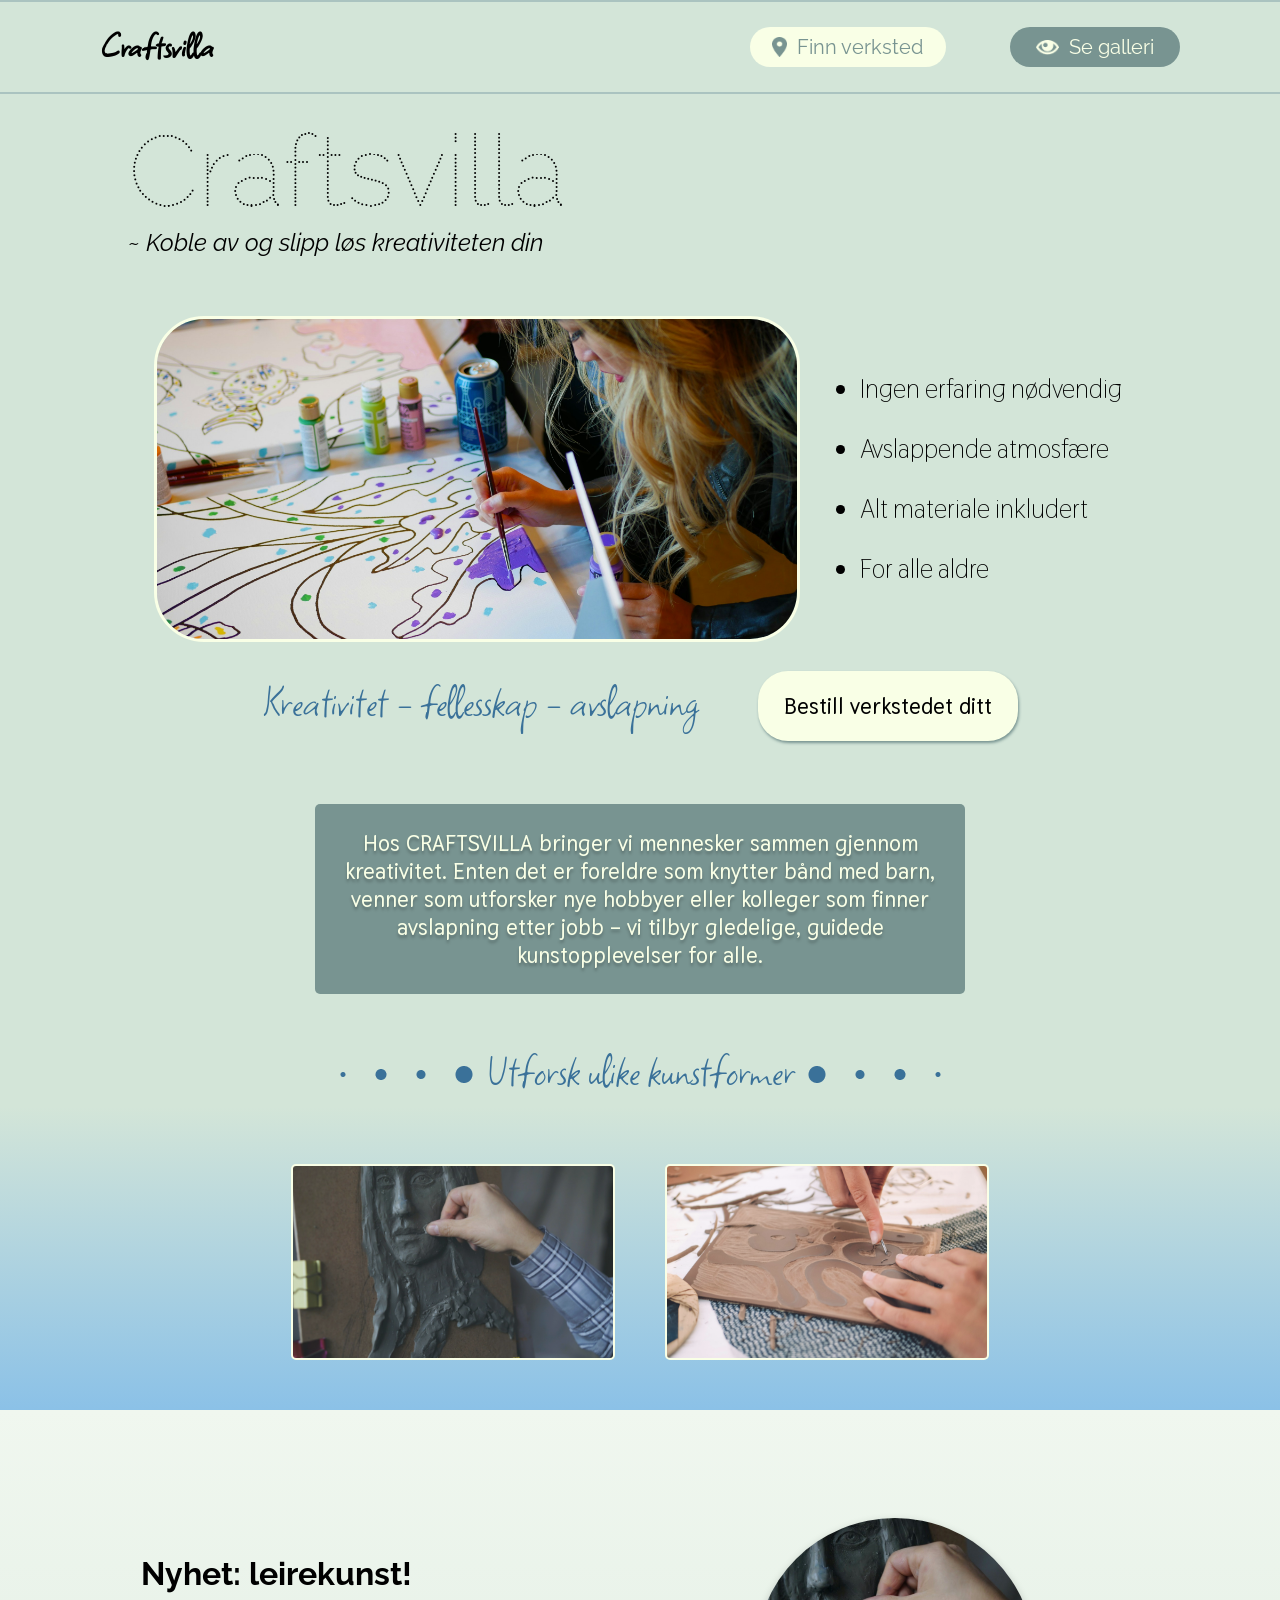
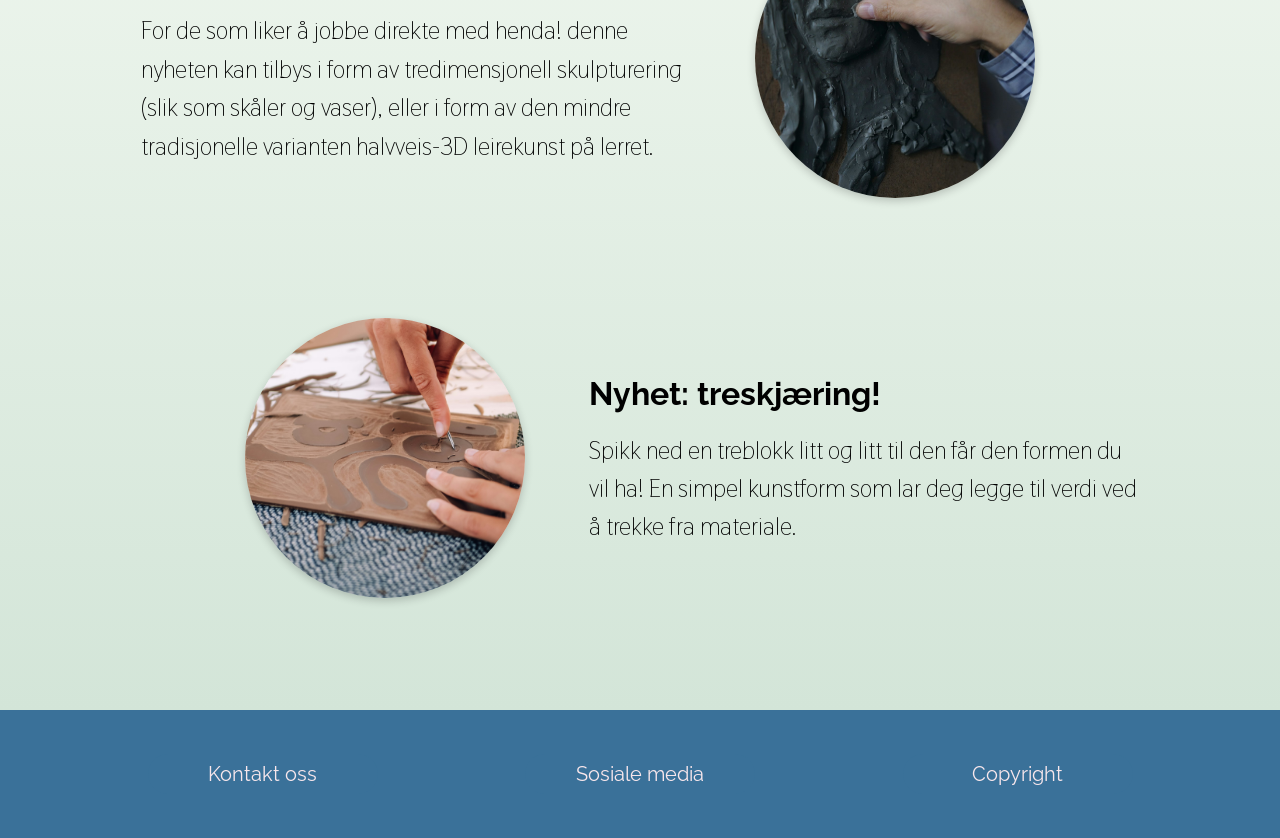
<file: index.html>
<!DOCTYPE html>
<html lang="no">
<head>
    <meta charset="UTF-8">
    <meta name="viewport" content="width=device-width, initial-scale=1.0">
    <title>Craftsvilla</title>
    <link rel="preconnect" href="https://fonts.googleapis.com">
    <link rel="preconnect" href="https://fonts.gstatic.com" crossorigin>
    <link href="https://fonts.googleapis.com/css2?family=Raleway+Dots&family=Raleway:wght@400;700&family=Square+Peg&family=Thasadith:wght@400;700&display=swap" rel="stylesheet">
    <link rel="stylesheet" href="style.css">
</head>
<body>
    <nav>
        <h4 title="Don't cry, craft!">Craftsvilla</h4>
        <div class="nav-buttons">
            <a href="order.html" class="nav-btn1">
                <img src="img/pin.png" style="padding-right: 10px; height: 20px; width: auto;">
                Finn verksted
            </a>
            <a href="gallery.html" class="nav-btn2">
                <img src="img/eyeSymbolGreen.png" style="padding-right: 10px; height: 15px; width: auto;">
                Se galleri
            </a>
        </div>
    </nav>
    <section>
        <div class="title">
            <p id="title">Craftsvilla</p>
            <p><i>~ Koble av og slipp løs kreativiteten din</i></p>
        </div>
        <div class="hero1">
            <img src="img/pplPainting.jpg" alt="People painting on a color coded canvas">
            <ul>
                <li>Ingen erfaring nødvendig</li>
                <li>Avslappende atmosfære</li>
                <li>Alt materiale inkludert</li>
                <li>For alle aldre</li>
            </ul>
        </div>
        <div class="hero2">
            <p class="cursive">Kreativitet - fellesskap - avslapning</p>
            <a href="order.html" class="important-btn">Bestill verkstedet ditt</a>
        </div>
    </section>
    <article>
        <div class="infocard">
            <p class="info">
                Hos CRAFTSVILLA bringer vi mennesker sammen gjennom kreativitet. Enten  det er foreldre som knytter bånd med barn, venner som utforsker nye  hobbyer eller kolleger som finner avslapning etter jobb – vi tilbyr  gledelige, guidede kunstopplevelser for alle.
            </p>
        </div>
        <div class="explore-txt">
            <img src="img/left dots.png" alt="">
            <p class="cursive two">Utforsk ulike kunstformer</p>
            <img src="img/right dots.png" alt="">
        </div>
        <div class="explore">
            <div class="exploreFrame">
                <div class="box box1">
                    <p class="boxText">Leirekunst</p>
                </div>
            </div>
            <div class="exploreFrame">
                <div class="box box2">
                    <p class="boxText">Treskjæring</p>
                </div>
            </div>
        </div>
    </article>
    <div class="last2sections">
        <div class="infoSection1">
            <div class="infoSectionText">
                <h1>Nyhet: leirekunst!</h1>
                <p>For de som liker å jobbe direkte med henda! denne nyheten kan tilbys i form av tredimensjonell skulpturering (slik som skåler og vaser), eller i form av den mindre tradisjonelle varianten halvveis-3D leirekunst på lerret.</p>
            </div>
            <div class="circle">
                <img src="img/clayCanvas2.jpg" alt="Akrylmaling">
            </div>
        </div>
        <div class="infoSection2">
            <div class="circle">
                <img src="img/woodCarving.jpg" alt="Treskjæring">
            </div>
            <div class="infoSectionText">
                <h1>Nyhet: treskjæring!</h1>
                <p>Spikk ned en treblokk litt og litt til den får den formen du vil ha! En simpel kunstform som lar deg legge til verdi ved å trekke fra materiale. </p>
            </div>
        </div>
    </div>
    <footer>
        <a href="" class="footer-btns">Kontakt oss</a>
        <a href="" class="footer-btns">Sosiale media</a>
        <a href="" class="footer-btns">Copyright</a>
    </footer>
</body>
</file>
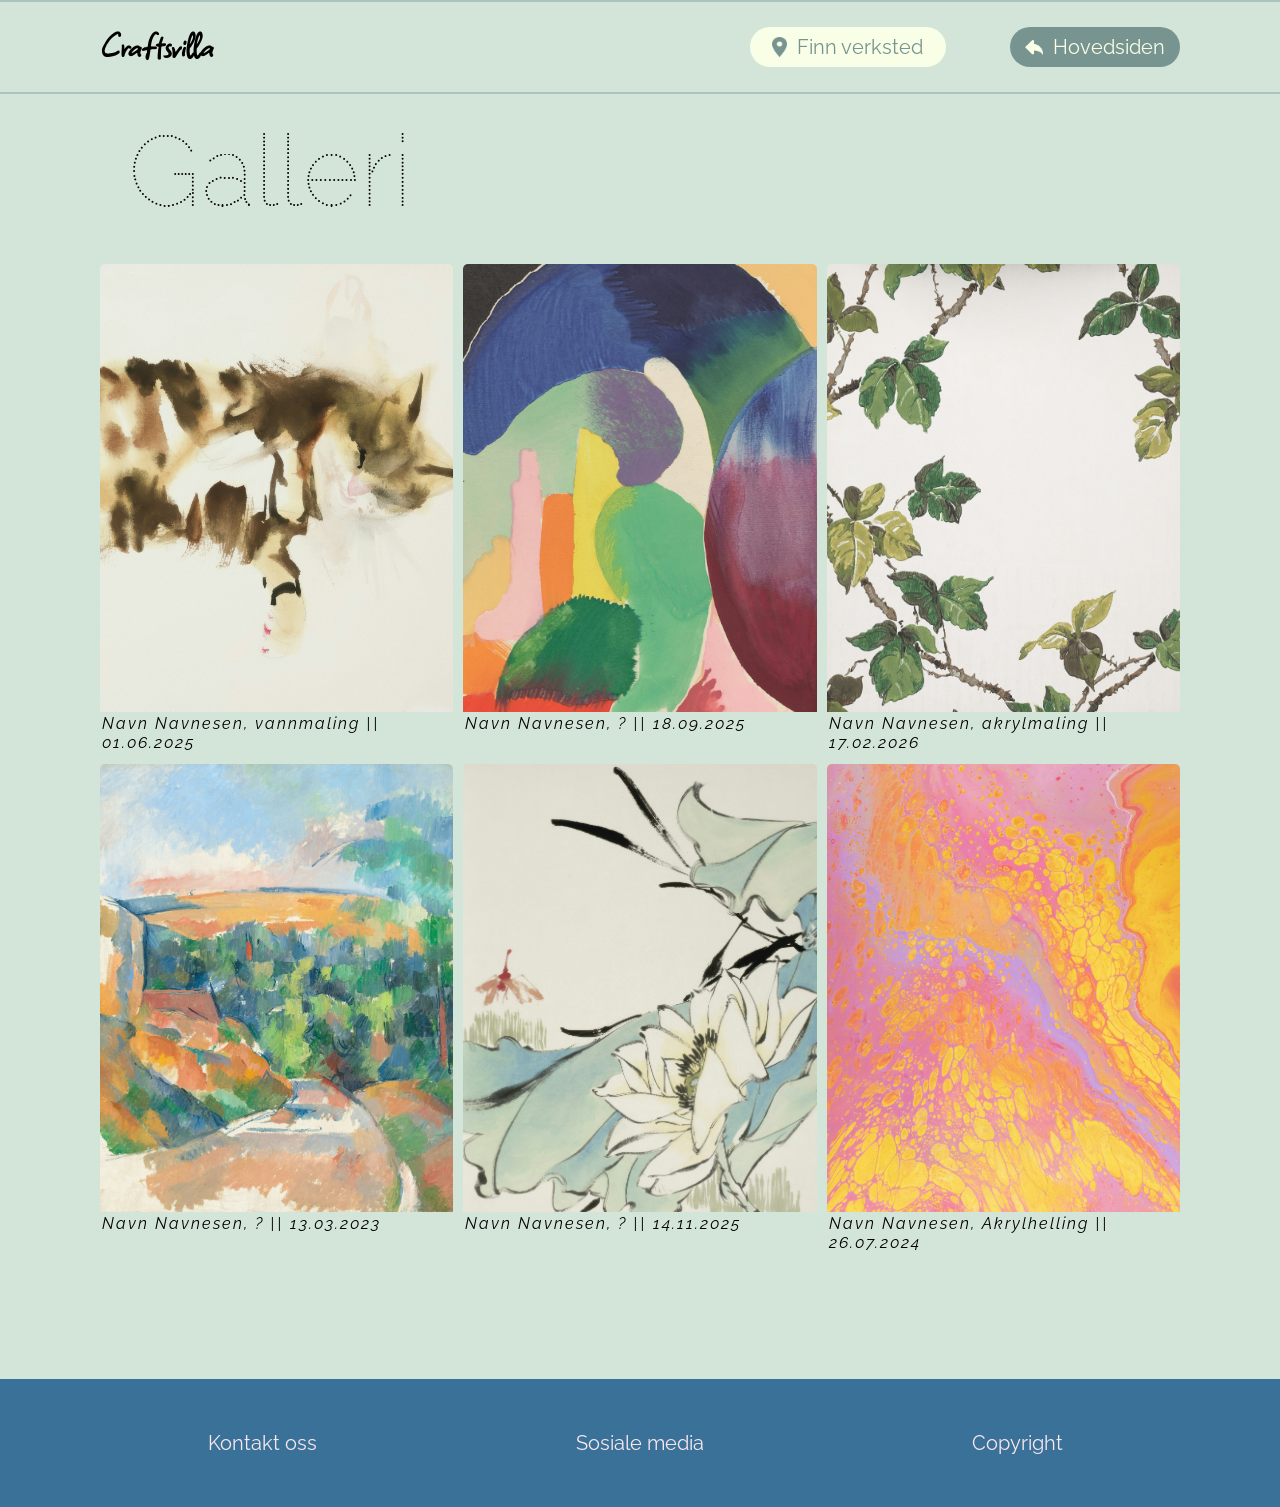
<file: gallery.html>
<!DOCTYPE html>
<html lang="no">
<head>
    <meta charset="UTF-8">
    <meta name="viewport" content="width=device-width, initial-scale=1.0">
    <title>Craftsvilla</title>
    <link rel="preconnect" href="https://fonts.googleapis.com">
    <link rel="preconnect" href="https://fonts.gstatic.com" crossorigin>
    <link href="https://fonts.googleapis.com/css2?family=Raleway+Dots&family=Raleway:wght@400;700&family=Square+Peg&display=swap" rel="stylesheet">
    <link rel="stylesheet" href="style.css">
</head>
<body>
    <nav>
        <h4 title="Don't cry, craft!">Craftsvilla</h4>
        <div class="nav-buttons">
            <a href="order.html" class="nav-btn1">
                <img src="img/pin.png" style="padding-right: 10px; height: 20px; width: auto;">
                Finn verksted
            </a>
            <a href="index.html" class="nav-btn2">
                <img src="img/returnArrowGreen.png" style="padding-right: 10px; height: 15px; width: auto;">
                Hovedsiden
            </a>
        </div>
    </nav>
    <section>
        <div class="title">
            <p id="title">Galleri</p>
        </div>
        <div class="gallery">
            <div class="gallery-item">
                <img src="img/waterCat.jpg" alt="Happy relazing cat in watercolor" class="focus-right">
                <div class="caption"><em>Navn Navnesen, vannmaling || 01.06.2025</em></div>
            </div>
            <div class="gallery-item">
                <img src="img/abstractOrganicVertical.jpg" alt="Abstract playful colors">
                <div class="caption"><em>Navn Navnesen, ? || 18.09.2025</em></div>
            </div>
            <div class="gallery-item">
                <img src="img/leaves.jpg" alt="A painting of leaves on a white backdrop">
                <div class="caption"><em>Navn Navnesen, akrylmaling || 17.02.2026</em></div>
            </div>
            <div class="gallery-item">
                <img src="img/roundedSunnyHill.jpg" alt="Abstract perspective acrylic painting of a sunny day from the top of a, rocky hill looking down on the forest and road">
                <div class="caption"><em>Navn Navnesen, ? || 13.03.2023</em></div>
            </div>
            <div class="gallery-item">
                <img src="img/flower.jpg" alt="Loose and simple painting of flower and a dragonfly">
                <div class="caption"><em>Navn Navnesen, ? || 14.11.2025</em></div>
            </div>
            <div class="gallery-item">
                <img src="img/pawelPink.jpg" alt="The result of an acrylic pour with pink and yellow paints">
                <div class="caption"><em>Navn Navnesen, Akrylhelling || 26.07.2024</em></div>
            </div>
        </div>
    </section>
    <footer>
        <a href="" class="footer-btns">Kontakt oss</a>
        <a href="" class="footer-btns">Sosiale media</a>
        <a href="" class="footer-btns">Copyright</a>
    </footer>
</body>
</html>
</file>
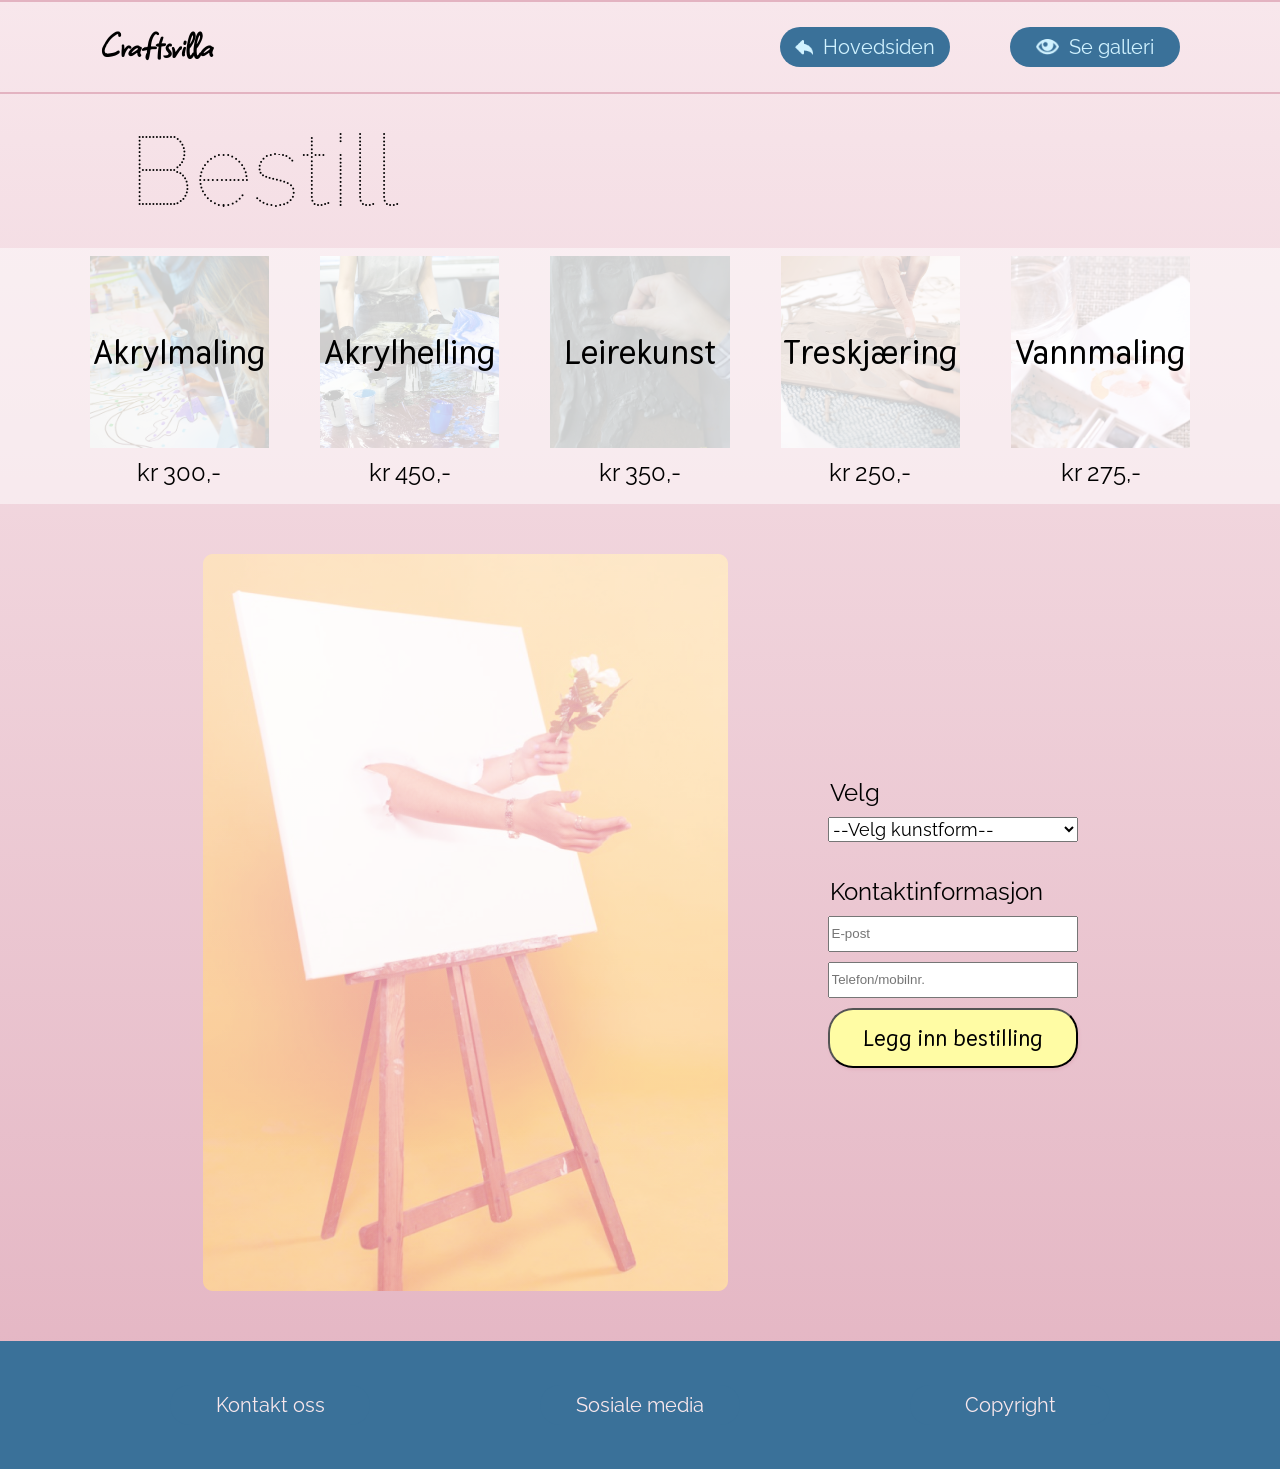
<file: order.html>
<!DOCTYPE html>
<html lang="no">
<head>
    <meta charset="UTF-8">
    <meta name="viewport" content="width=device-width, initial-scale=1.0">
    <title>Craftsvilla</title>
    <link rel="preconnect" href="https://fonts.googleapis.com">
    <link rel="preconnect" href="https://fonts.gstatic.com" crossorigin>
    <link href="https://fonts.googleapis.com/css2?family=Raleway+Dots&family=Raleway:wght@400;700&family=Square+Peg&family=Thasadith:wght@400;700&display=swap" rel="stylesheet">
    <link rel="stylesheet" href="styleorder.css">
</head>
<body>
    <nav>
        <h4 title="Don't cry, craft!">Craftsvilla</h4>
        <div class="nav-buttons">
            <a href="index.html" class="nav-btn">
                <img src="img/returnArrow.png" style="padding-right: 10px; height: 15px; width: auto;">
                Hovedsiden
            </a>
            <a href="gallery.html" class="nav-btn">
                <img src="img/eyeSymbol.png" style="padding-right: 10px; width: 23px; height: auto;">
                Se galleri
            </a>
        </div>
    </nav>
    <div class="contentContainer">
        <div class="title">
            <p id="title">Bestill</p>
        </div>
        <div class="hero">
            <div class="optionBoxes">
                <div class="boxFrame">
                    <div class="box box1">
                        <p class="boxText">Akrylmaling</p>
                    </div>
                    <p>kr 300,-</p>
                </div>
                <div class="boxFrame">
                    <div class="box box2">
                        <p class="boxText">Akrylhelling</p>
                    </div>
                    <p>kr 450,-</p>
                </div>
                <div class="boxFrame">
                    <div class="box box3">
                        <p class="boxText">Leirekunst</p>
                    </div>
                    <p>kr 350,-</p>
                </div>
                <div class="boxFrame"> 
                    <div class="box box4">
                        <p class="boxText">Treskjæring</p>
                    </div>
                    <p>kr 250,-</p>
                </div>
                <div class="boxFrame">
                    <div class="box box5">
                        <p class="boxText">Vannmaling</p>
                    </div>
                    <p>kr 275,-</p>
                </div>
            </div>
        </div>
        <article>
            <img id="orderIMG" src="img/canvasFlowerHandCropped.png" alt="Bilde av en hånd med blomster som kommer ut fra et lerret">
            <div class="formContainer">
                <div class="form">
                    <form action="">
                        <legend id="L1">Velg</legend>
                        <select name="" id="">
	                        <option value="" disabled selected>--Velg kunstform--</option>
	                        <option value="">Akrylmaling</option>
	                        <option value="">Akrylhelling</option>
	                        <option value="">Leirekunst</option>
	                        <option value="">Treskjæring</option>
	                        <option value="">Vannmaling</option>
                        </select>
                        <legend id="L2">Kontaktinformasjon</legend>
                        <input type="email" name="" id="" placeholder="E-post" required>
                        <input type="tel" pattern="[0-9]*" name="" id="" placeholder="Telefon/mobilnr." inputmode="numeric" required>
                        <button type="submit">Legg inn bestilling</button><!--knappen er tenkt til å gi en popup eller link til annen side med betalingsopplegg-->
                    </form>
                </div>
            </div>
        </article>
    </div>
    <footer>
        <a href="" class="footer-btns">Kontakt oss</a>
        <a href="" class="footer-btns">Sosiale media</a>
        <a href="" class="footer-btns">Copyright</a>
    </footer>
</body>
</html>
</file>
<file: style.css>
/* ----------- FONTS ----------- */
.raleway-regular {
  font-family: "Raleway", sans-serif;
  font-optical-sizing: auto;
  font-weight: 400;
  font-style: normal;
}
.raleway-bold {
  font-family: "Raleway", sans-serif;
  font-optical-sizing: auto;
  font-weight: 700;
  font-style: normal;
}
.raleway-dots {
  font-family: "Raleway Dots", sans-serif;
  font-weight: 400;
  font-style: normal;
}
.thasadith-regular {
  font-family: "Thasadith", sans-serif;
  font-weight: 400;
  font-style: normal;
}
.thasadith-bold {
  font-family: "Thasadith", sans-serif;
  font-weight: 700;
  font-style: normal;
}
.square-peg-regular {
  font-family: "Square Peg", cursive;
  font-weight: 400;
  font-style: normal;
}
/* ----------- TEXT ----------- */
h4 {
  font-family: "square peg";
  font-size: 38px;
  margin-left: 100px;
}
h1 {
  font-family: "Raleway";
  font-weight: 700;
  margin-bottom: 20px;
}
p#title {
  font-family: "Raleway Dots";
  font-size: 100px;
  margin: 10px 0px 0px 0px;
}
p {
  font-family: "Raleway";
  font-size: 24px;
  margin: 0px 0px 20px 0px;
}
p.cursive {
  font-family: "Square Peg";
  font-size: 48px;
  color: #3A7199;
}
p.two {
  margin-top: 15px;
}
li {
  font-family: "Thasadith";
  font-size: 26px;
}
p.info {
  font-size: 22px;
  font-family: "Thasadith";
  font-weight: 700;
  text-align: center;
  color: #F9FFE6;
  margin: 0;
  text-shadow: 0px 3px 3px rgba(0, 0, 0, 0.25);
}
p.boxText {
  font-size: 44px;
  font-weight: 700;
}
.infoSectionText p {
  font-family: "Thasadith";
  line-height: 1.6;
}
/* ----------- SECTIONING ----------- */
body {
  margin: 0;
  padding: 0;
  background-color: #D3E5D8;
  width: 100%;
  display: flex;
  flex-direction: column;
  align-items: center;
}
nav {
  display: flex;
  align-items: center;
  justify-content: space-between;
  padding: 0px 100px;
  border: 2px solid;
  border-color: #AAC3C0;
  height: 90px;
  width: 100vw;
}
.nav-buttons {
  display: flex;
  justify-content: space-between;
  align-items: center;
  gap: 15%;
  padding: 0px 100px;
}
section {
  display: flex;
  flex-direction: column;
  width: 100vw;
}
.title {
  margin: 10px 0 10px 10vw;
}
.hero1 {
  display: flex;
  flex-direction: row;
  justify-content: center;
  width: 85vw;
  height: 30vw;
  padding-right: 5px;
  margin: 20px;
  line-height: 60px;
  align-items: center;
  margin: auto;
  gap: 20px;
}
.hero1 img {
  width: 50vw;
  height: 25vw;
  object-fit: cover;
  object-position: 50% 90%;
  border-radius: 50px;
  border: 0.3vw solid #F9FFE6;
}
.hero2 {
  display: flex;
  gap: 60px;
  margin: auto;
  justify-content: center;
}
article {
  display: flex;
  flex-direction: column;
  align-items: center;
  width: 100vw;
  background: #8BC1E7;
  background: linear-gradient(0deg, rgba(139, 193, 231, 1) 0%, rgba(211, 229, 216, 1) 50%);
  margin-top: 50px;
}
.infocard {
  text-align: center;
  width: 600px;
  height: auto;
  padding: 25px;
  background-color: #789491;
  border-radius: 5px;
}
.explore-txt {
  display: flex;
  justify-content: center;
  align-items: center;
  gap: 10px;
  height: 60px;
  margin: 50px;
}
.explore {
  display: flex;
  gap: 50px;
  margin-bottom: 50px;
}
.exploreFrame {
  display: flex;
  align-items: center;
  gap: 10px;
  margin-top: 10px;
}
.box {
  background-color: #1e1e1e;
  color: rgba(0, 0, 0, 0);
  width: 25vw;
  height: 15vw;
  display: flex;
  justify-content: center;
  align-items: center;
  border-radius: 5px;
  border: 0.2vw solid #F9FFE6;;
  transition: background-color 0.2s ease, color 0.2s ease;
}
.box:hover {
  background-color: rgba(255, 255, 255, 0.7);
  color: rgba(0, 0, 0, 1);
}
.box1 {
  background-image: url(img/clayCanvas2.jpg);
  background-blend-mode: screen;
  background-size: cover;
  background-repeat: no-repeat;
  background-position: center;
}
.box2 {
  background-image: url(img/woodCarving.jpg);
  background-blend-mode: screen;
  background-size: cover;
  background-repeat: no-repeat;
  background-position: center;
}
.last2sections {
  background: linear-gradient(0deg, #d3e5d8 0%, #f0f7ef 100%);
}
.infoSection1 {
  display: flex;
  align-items: center;
  justify-content: center;
  gap: 5vw;
  padding: 50px 12vw 0px 50px;
  width: 100vw;
  min-height: 400px;
}
.infoSection2 {
  display: flex;
  align-items: center;
  justify-content: center;
  gap: 5vw;
  padding: 0px 50px 50px 12vw;
  width: 100vw;
  min-height: 400px;
}
.infoSectionText {
  max-width: 550px;
}
.circle img {
  width: 280px;
  height: 280px;
  object-fit: cover;
  border-radius: 50%;
  box-shadow: 0 3px 8px rgba(0, 0, 0, 0.2);
}
footer {
  background-color: #3A7199;
  width: 100vw;
  height: 10vw;
  display: flex;
  align-items: center;
  justify-content: center;
  justify-content: space-evenly;
}
/* ----------- BUTTONS ----------- */
a {
  display: flex;
  justify-content: center;
  align-items: center;
  position: relative;
  top: 0;
  left: 0;
  background-color: #F9FFE6;
  border: none;
  border-radius: 30px;
  font-family: "Raleway";
  font-size: 20px;
  height: 40px;
  width: 230px;
  color: #789491;
  text-decoration: none;
  transition: box-shadow 0.1s ease-out;
  transition: font-weight 0.1s ease-out;
  transition: transform 0.05s ease-out;
  transition: left 0.1s ease-out;
}
a:hover {
  box-shadow: 1px 2px 3px #789491;
  cursor: pointer;
  font-weight: 700;
  transform: skew(-5deg, 0deg);
  position: 10px;
  left: 3px;
}
a.nav-btn2 {
  width: 10em;
  background-color: #789491;
  color: #F9FFE6;
}
a.nav-btn2:hover {
  box-shadow: 1px 2px 3px #222d2c;
}
a.important-btn {
  height: 60px;
  width: 250px;
  box-shadow: 1px 2px 3px #789491;
  color: #000;
  font-family: "Thasadith";
  font-weight: 700;
  font-size: 22px;
  padding: 5px;
  transition: transform 0.2s ease-out;
}
a.important-btn:hover {
  background-color: #F9FFE6;
  background: linear-gradient(0deg,rgba(248, 231, 236, 1) 0%, rgba(249, 255, 230, 1) 50%);
  transform: scale(1.05);
}
a.footer-btns {
  color: #F8E7EC;
  background-color: #3A7199;
}
a.footer-btns:hover {
  box-shadow: none;
  font-weight: 400;
}
/* ----------- GALLERY PAGE ----------- */
.gallery {
  display: grid;
  grid-template-columns: repeat(3, 1fr);
  gap: 10px;
  padding: 2vw 100px;
  margin-bottom: 100px;
}
.gallery-item {
  overflow: hidden;
  border-radius: 5px;
}
.gallery-item img {
  display: block;
  width: 100%;
  height: 35vw;
  object-fit: cover;
  cursor: pointer;
  transition: transform 0.2s ease;
}
.gallery-item img:hover {
  transform: scale(1.09);
}
img.focus-right {
  object-position: 95% 50%;
}
.caption {
  font-family: "Raleway";
  letter-spacing: 2px;
  margin: 2px;
}
</file>
<file: styleorder.css>
/* ----------- FONTS ----------- */
.raleway-regular {
  font-family: "Raleway", sans-serif;
  font-optical-sizing: auto;
  font-weight: 400;
  font-style: normal;
}
.raleway-bold {
  font-family: "Raleway", sans-serif;
  font-optical-sizing: auto;
  font-weight: 700;
  font-style: normal;
}
.raleway-dots {
  font-family: "Raleway Dots", sans-serif;
  font-weight: 400;
  font-style: normal;
}
.thasadith-regular {
  font-family: "Thasadith", sans-serif;
  font-weight: 400;
  font-style: normal;
}
.thasadith-bold {
  font-family: "Thasadith", sans-serif;
  font-weight: 700;
  font-style: normal;
}
.square-peg-regular {
  font-family: "Square Peg", cursive;
  font-weight: 400;
  font-style: normal;
}
/* ----------- TEXT ----------- */
h4 {
  font-family: "square peg";
  font-size: 38px;
  margin-left: 100px;
}
p#title {
  font-family: "Raleway Dots";
  font-size: 100px;
  margin: 10px 0px 0px 0px;
}
p {
  font-family: "Raleway";
  font-size: 24px;
  margin: 0px 0px 20px 0px;
}
p.boxText {
  font-size: 34px;
  font-family: "Thasadith";
  font-weight: 700;
  text-align: center;
  margin: 0;
}
legend {
  font-family: "Raleway";
  font-size: 24px;
}
legend#L2 {
  margin-top: 25px;
}
select {
  font-family: "Raleway";
  font-size: 18px;
}
option {
  font-family: "Thasadith";
  font-size: 18px;
  font-weight: 700;
}
/* ----------- SECTIONING ----------- */
body {
  margin: 0;
  padding: 0;
  background: #E3B3C1;
  background: linear-gradient(0deg, rgba(227, 179, 193, 1) 0%, rgba(248, 231, 236, 1) 100%);
  width: 100%;
  display: flex;
  flex-direction: column;
  align-items: center;
}
nav {
  display: flex;
  align-items: center;
  justify-content: space-between;
  padding: 0px 100px;
  border: 2px solid;
  border-color: #E3B3C1;
  height: 90px;
  width: 100vw;
}
.nav-buttons {
  display: flex;
  justify-content: space-between;
  align-items: center;
  gap: 15%;
  padding: 0px 100px;
}
.contentContainer {
  display: flex;
  flex-direction: column;
  width: 100vw;
}
.title {
  margin: 10px 0 10px 10vw;
}
.hero {
  background-color: hsla(0, 0%, 100%, 0.5);
  width: 100vw;
  height: 20vw;
  display: flex;
  justify-content: center;
  align-items: center;
  margin: 10px 0px 50px 0px;
}
.boxFrame {
  display: flex;
  flex-direction: column;
  align-items: center;
  gap: 10px;
  margin-top: 10px;
}
.optionBoxes {
  display: flex;
  align-items: center;
  justify-content: center;
  justify-content: space-between;
  margin: 0px 10vw;
  gap: 4vw;
}
.box {
  background-color: #fff;
  width: 14vw;
  height: 15vw;
  display: flex;
  flex-direction: column;
  justify-content: center;
  align-items: center;
  transition: background-color 0.2s ease, color 0.2s ease;
}
.box:hover {
  background-color: #1e1e1e;
  color: rgba(0, 0, 0, 0);
}
.box1 {
  background-image: url(img/pplPainting.jpg);
  background-blend-mode: screen;
  background-size: cover;
  background-repeat: no-repeat;
  background-position: center;
  background-color: rgba(255, 255, 255, 0.8);
}
.box2 {
  background-image: url(img/acrylicPour.jpg);
  background-blend-mode: screen;
  background-size: cover;
  background-repeat: no-repeat;
  background-position: center;
  background-color: rgba(255, 255, 255, 0.8);
}
.box3 {
  background-image: url(img/clayCanvas2.jpg);
  background-blend-mode: screen;
  background-size: cover;
  background-repeat: no-repeat;
  background-position: center;
  background-color: rgba(255, 255, 255, 0.8);
}
.box4 {
  background-image: url(img/woodCarving.jpg);
  background-blend-mode: screen;
  background-size: cover;
  background-repeat: no-repeat;
  background-position: center;
  background-color: rgba(255, 255, 255, 0.8);
}
.box5 {
  background-image: url(img/waterColoring.jpg);
  background-blend-mode: screen;
  background-size: cover;
  background-repeat: no-repeat;
  background-position: center;
  background-color: rgba(255, 255, 255, 0.8);
}
article {
  display: flex;
  justify-content: center;
  align-items: center;
  gap: 100px;
  width: 70vw;
  margin: auto;
}
#orderIMG {
  mix-blend-mode: overlay;
}
.formContainer {
  display: flex;
  flex-direction: column;
}
form {
  display: flex;
  flex-direction: column;
  gap: 10px;
}
input {
  height: 30px;
}
footer {
  background-color: #3A7199;
  width: 100vw;
  height: 10vw;
  display: flex;
  align-items: center;
  justify-content: center;
  justify-content: space-evenly;
  margin-top: 50px;
}
/* ----------- BUTTONS ----------- */
a {
  display: flex;
  justify-content: center;
  align-items: center;
  position: relative;
  top: 0;
  left: 0;
  background-color: #3A7199;
  border: none;
  border-radius: 30px;
  font-family: "Raleway";
  font-size: 20px;
  height: 40px;
  width: 10em;
  color: #D0F2FF;
  text-decoration: none;
  transition: box-shadow 0.1s ease-out;
  transition: font-weight 0.1s ease-out;
  transition: transform 0.05s ease-out;
  transition: left 0.1s ease-out;
}
a:hover {
  box-shadow: 1px 2px 3px #214762;
  cursor: pointer;
  font-weight: 700;
  transform: skew(-5deg, 0deg);
  position: 10px;
  left: 3px;
}
button {
  height: 60px;
  width: 250px;
  border-radius: 25px;
  box-shadow: 1px 2px 3px #E3B3C1;
  color: #000;
  background-color: #FFFCA4;
  font-family: "Thasadith";
  font-weight: 700;
  font-size: 22px;
  padding: 5px;
  transition: transform 0.1s ease-in-out;
}
button:hover {
  transform: scale(1.05);
  cursor: pointer;
}
a.footer-btns {
  color: #F8E7EC;
  background-color: #3A7199;
}
a.footer-btns:hover {
  box-shadow: none;
  font-weight: 400;
}
</file>
